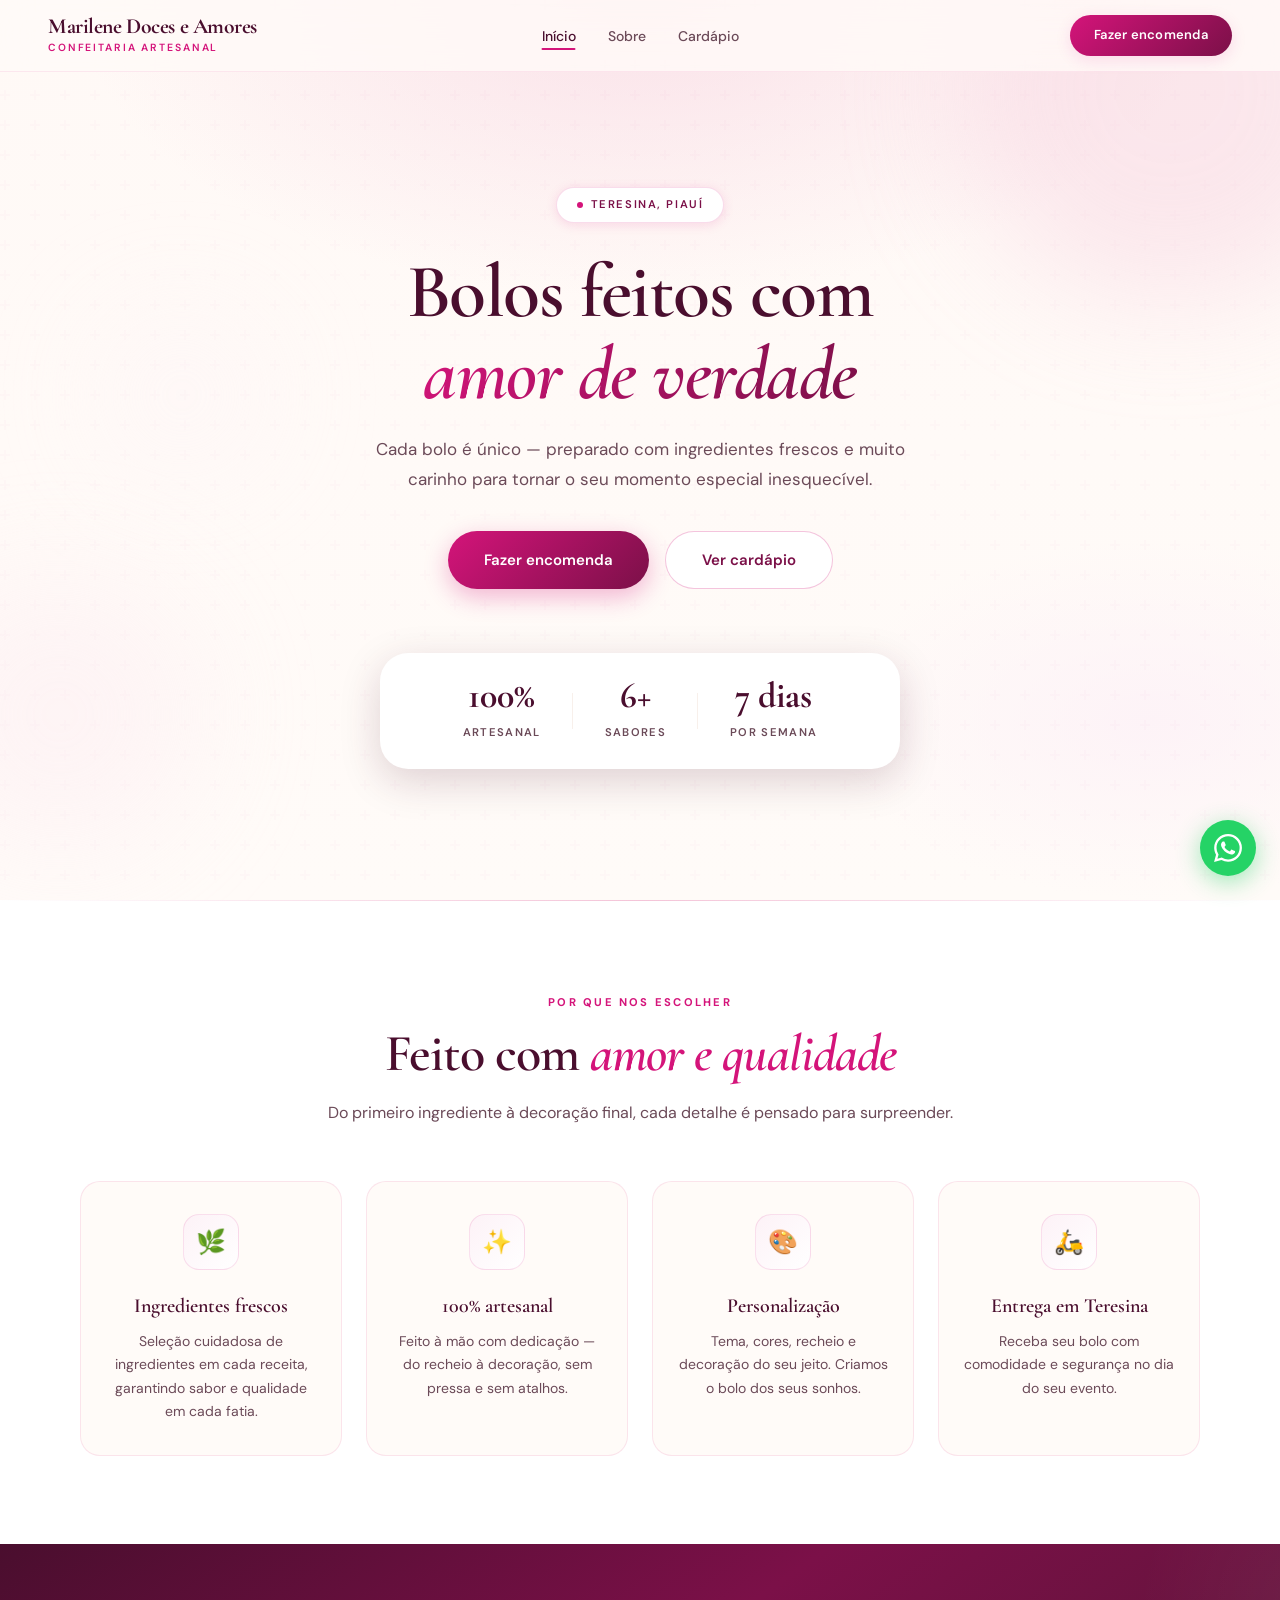
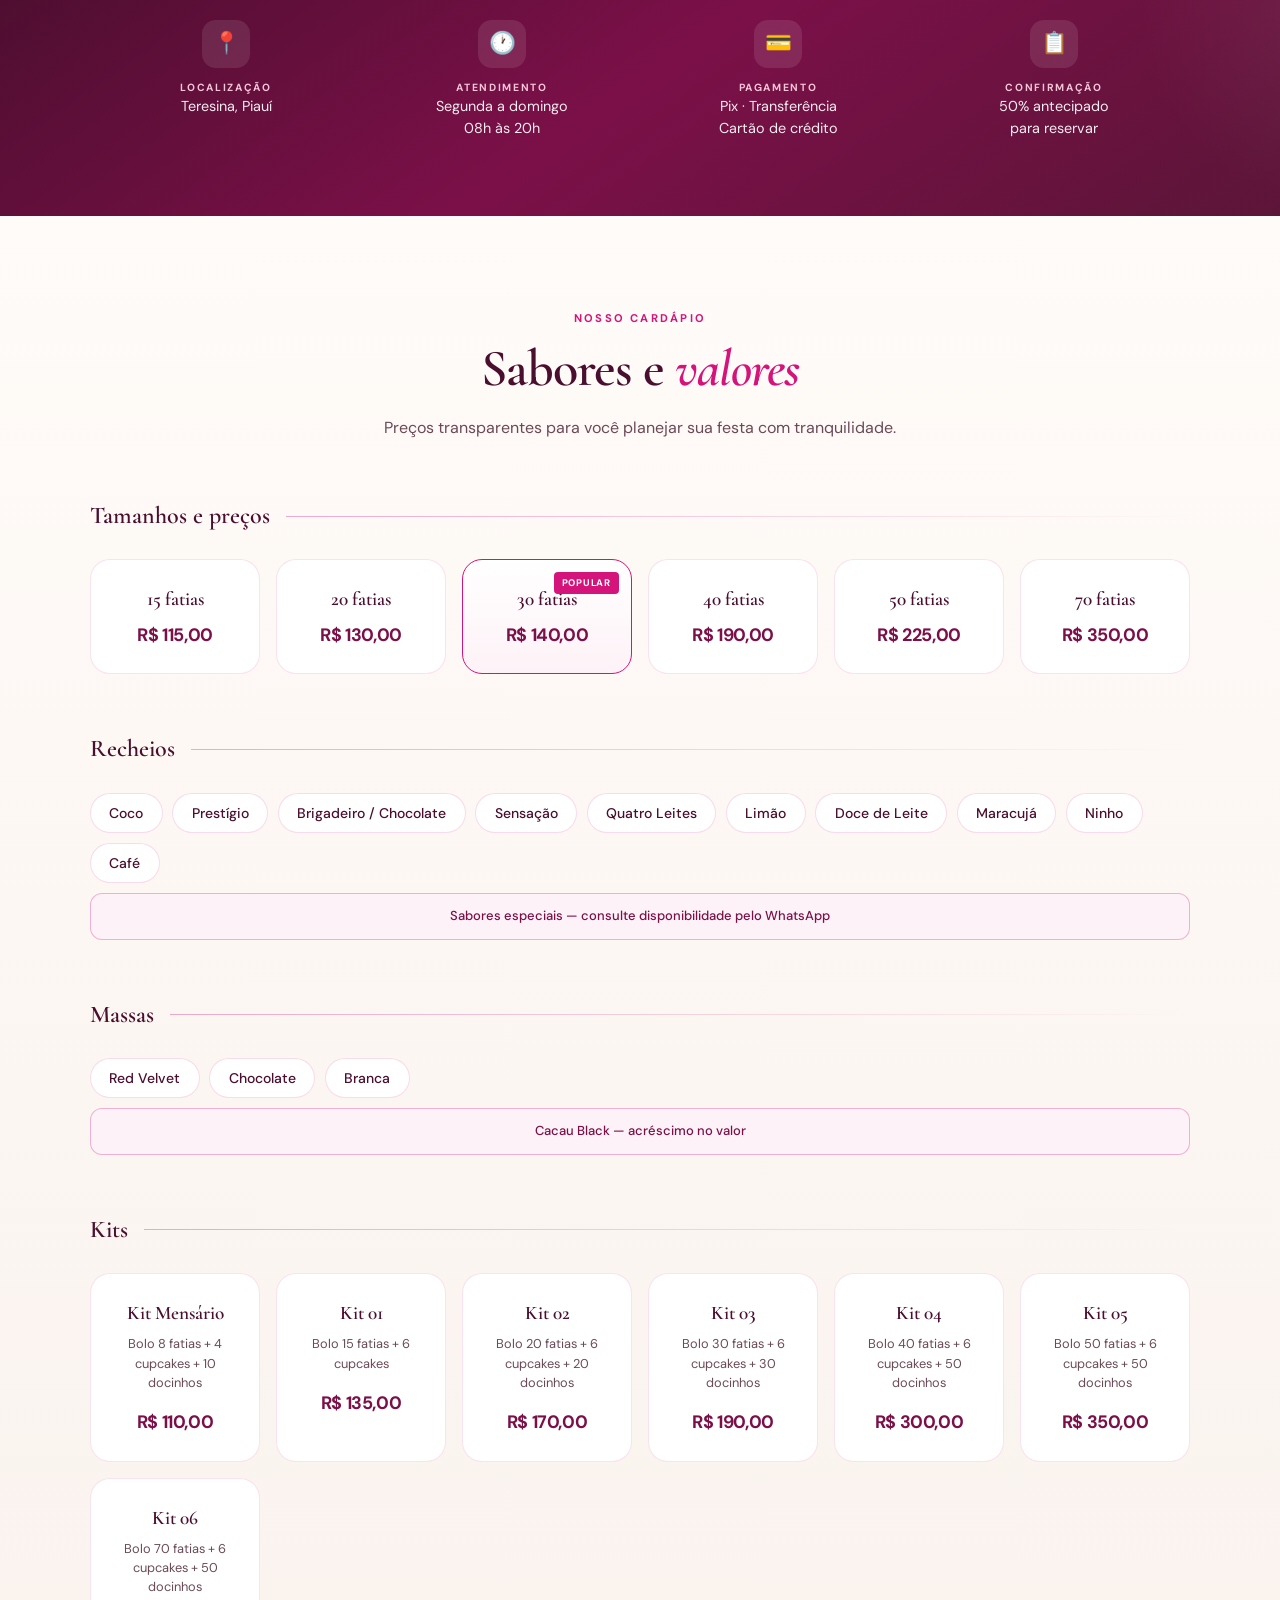
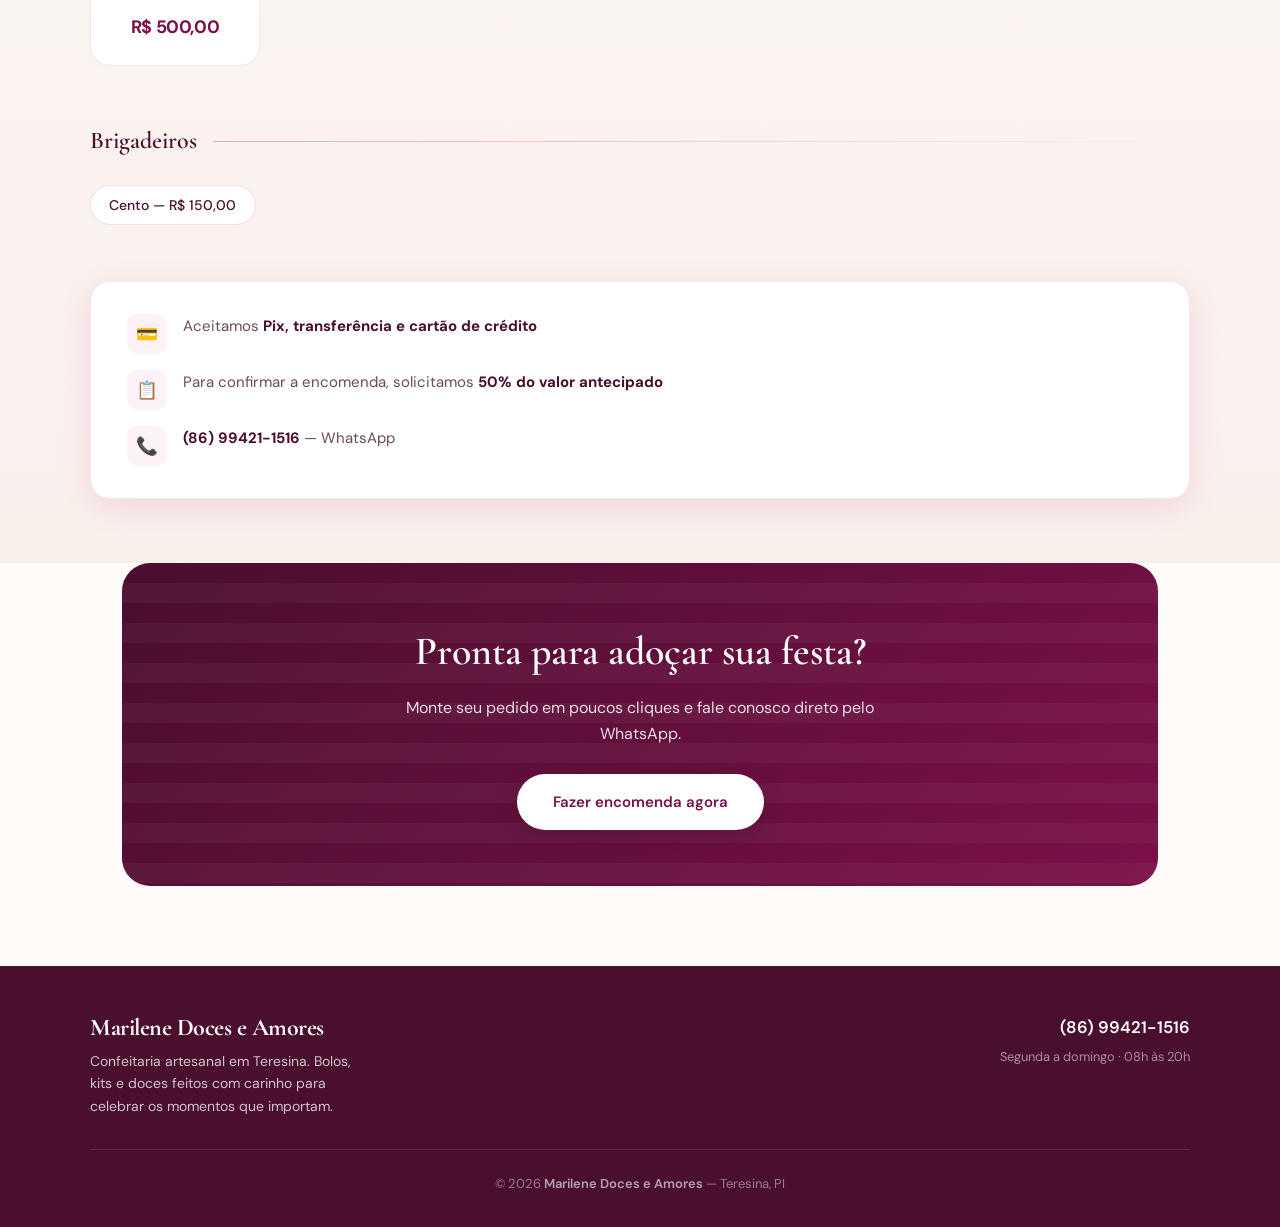
<file: index.html>
<!DOCTYPE html>
<html lang="pt-BR">
<head>
  <meta charset="UTF-8">
  <meta name="viewport" content="width=device-width, initial-scale=1.0">
  <meta name="description" content="Marilene Doces e Amores — bolos artesanais personalizados em Teresina, PI. Encomendas para festas, aniversários e eventos especiais.">
  <title>Marilene Doces e Amores — Confeitaria Artesanal</title>
  <link rel="preconnect" href="https://fonts.googleapis.com">
  <link rel="preconnect" href="https://fonts.gstatic.com" crossorigin>
  <link href="https://fonts.googleapis.com/css2?family=Cormorant+Garamond:ital,wght@0,500;0,600;0,700;1,500;1,600&family=DM+Sans:ital,opsz,wght@0,9..40,400;0,9..40,500;0,9..40,600;0,9..40,700;1,9..40,400&display=swap" rel="stylesheet">
  <link rel="stylesheet" href="css/style.css">
</head>
<body>

  <nav>
    <a href="index.html" class="logo">
      <span class="logo-nome">Marilene Doces e Amores</span>
      <span class="logo-tagline">Confeitaria artesanal</span>
    </a>
    <ul>
      <li><a href="#inicio" class="ativo">Início</a></li>
      <li><a href="#diferenciais">Sobre</a></li>
      <li><a href="#cardapio">Cardápio</a></li>
    </ul>
    <a href="encomenda.html" class="nav-btn">Fazer encomenda</a>
  </nav>

  <section id="inicio">
    <div class="hero-bg"></div>
    <div class="bolha bolha-1"></div>
    <div class="bolha bolha-2"></div>
    <div class="bolha bolha-3"></div>

    <div class="hero-content">
      <span class="hero-tag">Teresina, Piauí</span>
      <h1>Bolos feitos com<br><span>amor de verdade</span></h1>
      <p>Cada bolo é único — preparado com ingredientes frescos e muito carinho para tornar o seu momento especial inesquecível.</p>

      <div class="hero-btns">
        <a href="encomenda.html" class="btn-primario">Fazer encomenda</a>
        <a href="#cardapio" class="btn-secundario">Ver cardápio</a>
      </div>

      <div class="hero-stats">
        <div class="stat">
          <strong>100%</strong>
          <span>Artesanal</span>
        </div>
        <div class="stat">
          <strong>6+</strong>
          <span>Sabores</span>
        </div>
        <div class="stat">
          <strong>7 dias</strong>
          <span>Por semana</span>
        </div>
      </div>
    </div>
  </section>

  <section id="diferenciais">
    <div class="secao-topo revelar">
      <span class="secao-label">Por que nos escolher</span>
      <h2>Feito com <span>amor e qualidade</span></h2>
      <p class="secao-desc">Do primeiro ingrediente à decoração final, cada detalhe é pensado para surpreender.</p>
    </div>

    <div class="diferenciais-grid">
      <div class="diferencial-card revelar">
        <div class="diferencial-icone">🌿</div>
        <h3>Ingredientes frescos</h3>
        <p>Seleção cuidadosa de ingredientes em cada receita, garantindo sabor e qualidade em cada fatia.</p>
      </div>
      <div class="diferencial-card revelar">
        <div class="diferencial-icone">✨</div>
        <h3>100% artesanal</h3>
        <p>Feito à mão com dedicação — do recheio à decoração, sem pressa e sem atalhos.</p>
      </div>
      <div class="diferencial-card revelar">
        <div class="diferencial-icone">🎨</div>
        <h3>Personalização</h3>
        <p>Tema, cores, recheio e decoração do seu jeito. Criamos o bolo dos seus sonhos.</p>
      </div>
      <div class="diferencial-card revelar">
        <div class="diferencial-icone">🛵</div>
        <h3>Entrega em Teresina</h3>
        <p>Receba seu bolo com comodidade e segurança no dia do seu evento.</p>
      </div>
    </div>
  </section>

  <section id="info-loja">
    <div class="info-loja-container revelar">
      <div class="info-bloco">
        <div class="info-icone">📍</div>
        <div>
          <h4>Localização</h4>
          <p>Teresina, Piauí</p>
        </div>
      </div>
      <div class="info-bloco">
        <div class="info-icone">🕐</div>
        <div>
          <h4>Atendimento</h4>
          <p>Segunda a domingo</p>
          <p>08h às 20h</p>
        </div>
      </div>
      <div class="info-bloco">
        <div class="info-icone">💳</div>
        <div>
          <h4>Pagamento</h4>
          <p>Pix · Transferência</p>
          <p>Cartão de crédito</p>
        </div>
      </div>
      <div class="info-bloco">
        <div class="info-icone">📋</div>
        <div>
          <h4>Confirmação</h4>
          <p>50% antecipado</p>
          <p>para reservar</p>
        </div>
      </div>
    </div>
  </section>

  <section id="cardapio">
    <div class="secao-topo revelar">
      <span class="secao-label">Nosso cardápio</span>
      <h2>Sabores e <span>valores</span></h2>
      <p class="secao-desc">Preços transparentes para você planejar sua festa com tranquilidade.</p>
    </div>

    <div id="conteudo">

      <div class="secao-cardapio revelar">
        <h3 class="secao-titulo"><span class="secao-titulo-texto">Tamanhos e preços</span></h3>
        <div class="cards">
          <div class="card revelar">
            <h3>15 fatias</h3>
            <span class="preco">R$ 115,00</span>
          </div>
          <div class="card revelar">
            <h3>20 fatias</h3>
            <span class="preco">R$ 130,00</span>
          </div>
          <div class="card card-destaque revelar">
            <h3>30 fatias</h3>
            <span class="preco">R$ 140,00</span>
          </div>
          <div class="card revelar">
            <h3>40 fatias</h3>
            <span class="preco">R$ 190,00</span>
          </div>
          <div class="card revelar">
            <h3>50 fatias</h3>
            <span class="preco">R$ 225,00</span>
          </div>
          <div class="card revelar">
            <h3>70 fatias</h3>
            <span class="preco">R$ 350,00</span>
          </div>
        </div>
      </div>

      <div class="secao-cardapio revelar">
        <h3 class="secao-titulo"><span class="secao-titulo-texto">Recheios</span></h3>
        <div class="lista-grid">
          <span class="item-lista">Coco</span>
          <span class="item-lista">Prestígio</span>
          <span class="item-lista">Brigadeiro / Chocolate</span>
          <span class="item-lista">Sensação</span>
          <span class="item-lista">Quatro Leites</span>
          <span class="item-lista">Limão</span>
          <span class="item-lista">Doce de Leite</span>
          <span class="item-lista">Maracujá</span>
          <span class="item-lista">Ninho</span>
          <span class="item-lista">Café</span>
          <span class="item-lista destaque">Sabores especiais — consulte disponibilidade pelo WhatsApp</span>
        </div>
      </div>

      <div class="secao-cardapio revelar">
        <h3 class="secao-titulo"><span class="secao-titulo-texto">Massas</span></h3>
        <div class="lista-grid">
          <span class="item-lista">Red Velvet</span>
          <span class="item-lista">Chocolate</span>
          <span class="item-lista">Branca</span>
          <span class="item-lista destaque">Cacau Black — acréscimo no valor</span>
        </div>
      </div>

      <div class="secao-cardapio revelar">
        <h3 class="secao-titulo"><span class="secao-titulo-texto">Kits</span></h3>
        <div class="cards">
          <div class="card revelar">
            <h3>Kit Mensário</h3>
            <p>Bolo 8 fatias + 4 cupcakes + 10 docinhos</p>
            <span class="preco">R$ 110,00</span>
          </div>
          <div class="card revelar">
            <h3>Kit 01</h3>
            <p>Bolo 15 fatias + 6 cupcakes</p>
            <span class="preco">R$ 135,00</span>
          </div>
          <div class="card revelar">
            <h3>Kit 02</h3>
            <p>Bolo 20 fatias + 6 cupcakes + 20 docinhos</p>
            <span class="preco">R$ 170,00</span>
          </div>
          <div class="card revelar">
            <h3>Kit 03</h3>
            <p>Bolo 30 fatias + 6 cupcakes + 30 docinhos</p>
            <span class="preco">R$ 190,00</span>
          </div>
          <div class="card revelar">
            <h3>Kit 04</h3>
            <p>Bolo 40 fatias + 6 cupcakes + 50 docinhos</p>
            <span class="preco">R$ 300,00</span>
          </div>
          <div class="card revelar">
            <h3>Kit 05</h3>
            <p>Bolo 50 fatias + 6 cupcakes + 50 docinhos</p>
            <span class="preco">R$ 350,00</span>
          </div>
          <div class="card revelar">
            <h3>Kit 06</h3>
            <p>Bolo 70 fatias + 6 cupcakes + 50 docinhos</p>
            <span class="preco">R$ 500,00</span>
          </div>
        </div>
      </div>

      <div class="secao-cardapio revelar">
        <h3 class="secao-titulo"><span class="secao-titulo-texto">Brigadeiros</span></h3>
        <div class="lista-grid">
          <span class="item-lista">Cento — R$ 150,00</span>
        </div>
      </div>

      <div class="info-pagamento revelar">
        <div class="info-pagamento-item">
          <span class="info-pagamento-icone">💳</span>
          <p>Aceitamos <strong>Pix, transferência e cartão de crédito</strong></p>
        </div>
        <div class="info-pagamento-item">
          <span class="info-pagamento-icone">📋</span>
          <p>Para confirmar a encomenda, solicitamos <strong>50% do valor antecipado</strong></p>
        </div>
        <div class="info-pagamento-item">
          <span class="info-pagamento-icone">📞</span>
          <p><strong>(86) 99421-1516</strong> — WhatsApp</p>
        </div>
      </div>

    </div>
  </section>

  <div class="cta-banner revelar">
    <div class="cta-inner">
      <h3>Pronta para adoçar sua festa?</h3>
      <p>Monte seu pedido em poucos cliques e fale conosco direto pelo WhatsApp.</p>
      <a href="encomenda.html" class="btn-primario">Fazer encomenda agora</a>
    </div>
  </div>

  <footer>
    <div class="footer-inner">
      <div class="footer-brand">
        <div class="logo-nome">Marilene Doces e Amores</div>
        <p>Confeitaria artesanal em Teresina. Bolos, kits e doces feitos com carinho para celebrar os momentos que importam.</p>
      </div>
      <div class="footer-contato">
        <a href="https://wa.me/5586994211516" target="_blank" rel="noopener">(86) 99421-1516</a>
        <span>Segunda a domingo · 08h às 20h</span>
      </div>
    </div>
    <p class="footer-copy">© 2026 <strong>Marilene Doces e Amores</strong> — Teresina, PI</p>
  </footer>

  <a href="https://wa.me/5586994211516" class="wa-float" target="_blank" rel="noopener" aria-label="WhatsApp">
    <svg viewBox="0 0 24 24" xmlns="http://www.w3.org/2000/svg"><path d="M17.472 14.382c-.297-.149-1.758-.867-2.03-.967-.273-.099-.471-.148-.67.15-.197.297-.767.966-.94 1.164-.173.199-.347.223-.644.075-.297-.15-1.255-.463-2.39-1.475-.883-.788-1.48-1.761-1.653-2.059-.173-.297-.018-.458.13-.606.134-.133.298-.347.446-.52.149-.174.198-.298.298-.497.099-.198.05-.371-.025-.52-.075-.149-.669-1.612-.916-2.207-.242-.579-.487-.5-.669-.51-.173-.008-.371-.01-.57-.01-.198 0-.52.074-.792.372-.272.297-1.04 1.016-1.04 2.479 0 1.462 1.065 2.875 1.213 3.074.149.198 2.096 3.2 5.077 4.487.709.306 1.262.489 1.694.625.712.227 1.36.195 1.871.118.571-.085 1.758-.719 2.006-1.413.248-.694.248-1.289.173-1.413-.074-.124-.272-.198-.57-.347m-5.421 7.403h-.004a9.87 9.87 0 01-5.031-1.378l-.361-.214-3.741.982.998-3.648-.235-.374a9.86 9.86 0 01-1.51-5.26c.001-5.45 4.436-9.884 9.888-9.884 2.64 0 5.122 1.03 6.988 2.898a9.825 9.825 0 012.893 6.994c-.003 5.45-4.435 9.884-9.885 9.884m8.413-18.297A11.815 11.815 0 0012.05 0C5.495 0 .16 5.335.157 11.892c0 2.096.547 4.142 1.588 5.945L.057 24l6.305-1.654a11.882 11.882 0 005.683 1.448h.005c6.554 0 11.89-5.335 11.893-11.893a11.821 11.821 0 00-3.48-8.413z"/></svg>
  </a>

  <script src="js/script.js"></script>
</body>
</html>
</file>
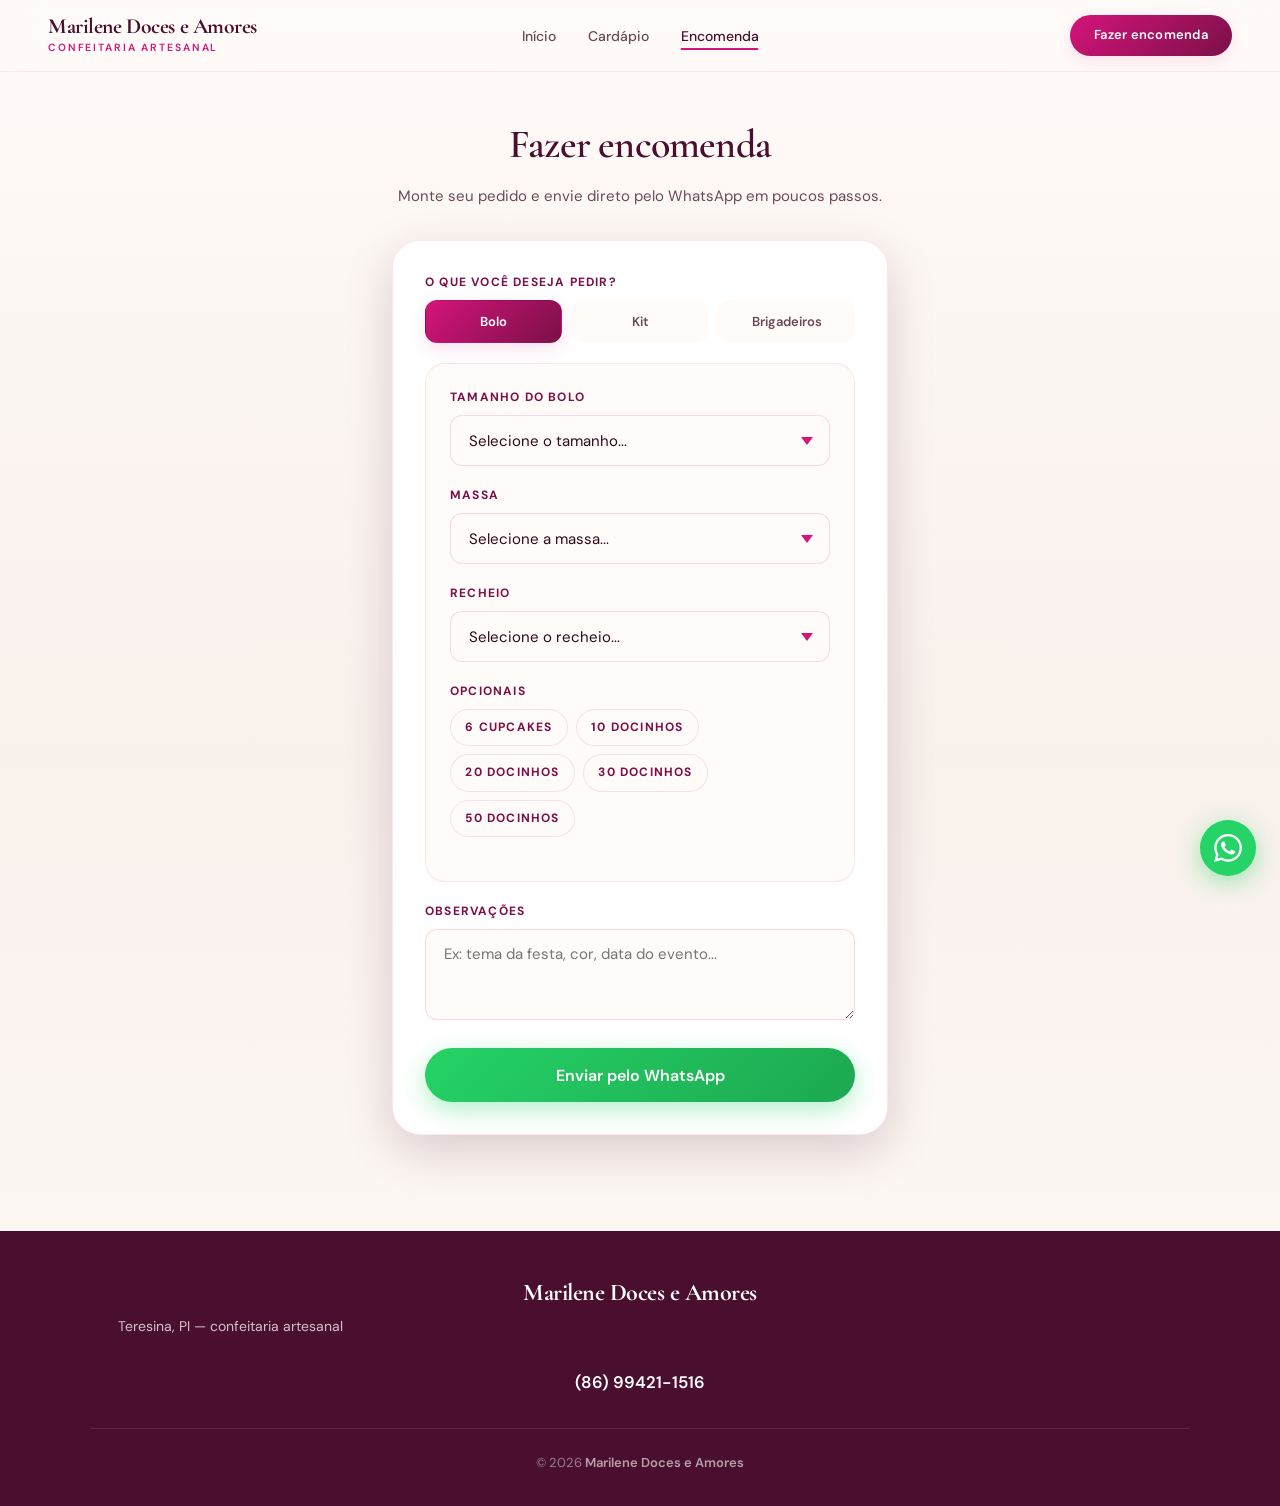
<file: encomenda.html>
<!DOCTYPE html>
<html lang="pt-BR">
<head>
  <meta charset="UTF-8">
  <meta name="viewport" content="width=device-width, initial-scale=1.0">
  <meta name="description" content="Faça sua encomenda de bolo, kit ou brigadeiros — Marilene Doces e Amores, Teresina PI.">
  <title>Fazer Encomenda — Marilene Doces e Amores</title>
  <link rel="preconnect" href="https://fonts.googleapis.com">
  <link rel="preconnect" href="https://fonts.gstatic.com" crossorigin>
  <link href="https://fonts.googleapis.com/css2?family=Cormorant+Garamond:ital,wght@0,500;0,600;0,700;1,500;1,600&family=DM+Sans:ital,opsz,wght@0,9..40,400;0,9..40,500;0,9..40,600;0,9..40,700;1,9..40,400&display=swap" rel="stylesheet">
  <link rel="stylesheet" href="css/style.css">
</head>
<body class="pagina-encomenda">

  <nav>
    <a href="index.html" class="logo">
      <span class="logo-nome">Marilene Doces e Amores</span>
      <span class="logo-tagline">Confeitaria artesanal</span>
    </a>
    <ul>
      <li><a href="index.html">Início</a></li>
      <li><a href="index.html#cardapio">Cardápio</a></li>
      <li><a href="encomenda.html" class="ativo">Encomenda</a></li>
    </ul>
    <a href="encomenda.html" class="nav-btn">Fazer encomenda</a>
  </nav>

  <section id="encomenda">
    <div class="encomenda-cabecalho">
      <h2>Fazer encomenda</h2>
      <p class="encomenda-subtitulo">Monte seu pedido e envie direto pelo WhatsApp em poucos passos.</p>
    </div>

    <div class="form-card">
      <form id="form-encomenda">

        <div class="form-grupo">
          <label>O que você deseja pedir?</label>
          <div class="opcoes-tipo">
            <button type="button" class="tipo-btn ativo" onclick="selecionarTipo('bolo', this)">Bolo</button>
            <button type="button" class="tipo-btn" onclick="selecionarTipo('kit', this)">Kit</button>
            <button type="button" class="tipo-btn" onclick="selecionarTipo('brigadeiro', this)">Brigadeiros</button>
          </div>
        </div>

        <div id="secao-bolo" class="secao-pedido">

          <div class="form-grupo">
            <label>Tamanho do bolo</label>
            <select id="tamanho">
              <option value="">Selecione o tamanho...</option>
              <option value="15 fatias — R$ 115,00">15 fatias — R$ 115,00</option>
              <option value="20 fatias — R$ 130,00">20 fatias — R$ 130,00</option>
              <option value="30 fatias — R$ 140,00">30 fatias — R$ 140,00</option>
              <option value="40 fatias — R$ 190,00">40 fatias — R$ 190,00</option>
              <option value="50 fatias — R$ 225,00">50 fatias — R$ 225,00</option>
              <option value="70 fatias — R$ 350,00">70 fatias — R$ 350,00</option>
            </select>
          </div>

          <div class="form-grupo">
            <label>Massa</label>
            <select id="massa">
              <option value="">Selecione a massa...</option>
              <option value="Red Velvet">Red Velvet</option>
              <option value="Chocolate">Chocolate</option>
              <option value="Branca">Branca</option>
              <option value="Cacau Black (acréscimo no valor)">Cacau Black (acréscimo no valor)</option>
            </select>
          </div>

          <div class="form-grupo">
            <label>Recheio</label>
            <select id="recheio">
              <option value="">Selecione o recheio...</option>
              <option value="Coco">Coco</option>
              <option value="Prestígio">Prestígio</option>
              <option value="Brigadeiro/Chocolate">Brigadeiro/Chocolate</option>
              <option value="Sensação">Sensação</option>
              <option value="Quatro Leites">Quatro Leites</option>
              <option value="Limão">Limão</option>
              <option value="Doce de Leite">Doce de Leite</option>
              <option value="Maracujá">Maracujá</option>
              <option value="Ninho">Ninho</option>
              <option value="Café">Café</option>
              <option value="Sabor Especial (verificar disponibilidade)">Sabor Especial</option>
            </select>
          </div>

          <div class="form-grupo">
            <label>Opcionais</label>
            <div class="opcionais-grid">
              <label class="opcional-item">
                <input type="checkbox" value="+ 6 Cupcakes"> 6 Cupcakes
              </label>
              <label class="opcional-item">
                <input type="checkbox" value="+ 10 Docinhos"> 10 Docinhos
              </label>
              <label class="opcional-item">
                <input type="checkbox" value="+ 20 Docinhos"> 20 Docinhos
              </label>
              <label class="opcional-item">
                <input type="checkbox" value="+ 30 Docinhos"> 30 Docinhos
              </label>
              <label class="opcional-item">
                <input type="checkbox" value="+ 50 Docinhos"> 50 Docinhos
              </label>
            </div>
          </div>

        </div>

        <div id="secao-kit" class="secao-pedido" style="display:none;">

          <div class="form-grupo">
            <label>Escolha o kit</label>
            <select id="kit">
              <option value="">Selecione o kit...</option>
              <option value="Kit Mensário — R$ 110,00 (Bolo 8 fatias + 4 Cupcakes + 10 Docinhos)">Kit Mensário — R$ 110,00</option>
              <option value="Kit 01 — R$ 135,00 (Bolo 15 fatias + 6 Cupcakes)">Kit 01 — R$ 135,00</option>
              <option value="Kit 02 — R$ 170,00 (Bolo 20 fatias + 6 Cupcakes + 20 Docinhos)">Kit 02 — R$ 170,00</option>
              <option value="Kit 03 — R$ 190,00 (Bolo 30 fatias + 6 Cupcakes + 30 Docinhos)">Kit 03 — R$ 190,00</option>
              <option value="Kit 04 — R$ 300,00 (Bolo 40 fatias + 6 Cupcakes + 50 Docinhos)">Kit 04 — R$ 300,00</option>
              <option value="Kit 05 — R$ 350,00 (Bolo 50 fatias + 6 Cupcakes + 50 Docinhos)">Kit 05 — R$ 350,00</option>
              <option value="Kit 06 — R$ 500,00 (Bolo 70 fatias + 6 Cupcakes + 50 Docinhos)">Kit 06 — R$ 500,00</option>
            </select>
          </div>

          <div class="form-grupo">
            <label>Massa</label>
            <select id="massa-kit">
              <option value="">Selecione a massa...</option>
              <option value="Red Velvet">Red Velvet</option>
              <option value="Chocolate">Chocolate</option>
              <option value="Branca">Branca</option>
              <option value="Cacau Black (acréscimo no valor)">Cacau Black (acréscimo no valor)</option>
            </select>
          </div>

          <div class="form-grupo">
            <label>Recheio</label>
            <select id="recheio-kit">
              <option value="">Selecione o recheio...</option>
              <option value="Coco">Coco</option>
              <option value="Prestígio">Prestígio</option>
              <option value="Brigadeiro/Chocolate">Brigadeiro/Chocolate</option>
              <option value="Sensação">Sensação</option>
              <option value="Quatro Leites">Quatro Leites</option>
              <option value="Limão">Limão</option>
              <option value="Doce de Leite">Doce de Leite</option>
              <option value="Maracujá">Maracujá</option>
              <option value="Ninho">Ninho</option>
              <option value="Café">Café</option>
              <option value="Sabor Especial (verificar disponibilidade)">Sabor Especial</option>
            </select>
          </div>

          <div class="form-grupo">
            <label>Sabor dos docinhos do kit</label>
            <div class="opcionais-grid">
              <label class="opcional-item">
                <input type="checkbox" value="Tradicional"> Tradicional
              </label>
              <label class="opcional-item">
                <input type="checkbox" value="Beijinho"> Beijinho
              </label>
              <label class="opcional-item">
                <input type="checkbox" value="Ninho"> Ninho
              </label>
            </div>
            <p class="form-hint">Você pode escolher mais de um sabor.</p>
          </div>

        </div>

        <div id="secao-brigadeiro" class="secao-pedido" style="display:none;">

          <div class="form-grupo">
            <label>Quantidade</label>
            <select id="brigadeiro">
              <option value="">Selecione a quantidade...</option>
              <option value="Cento de Brigadeiros — R$ 150,00">Cento (100 unidades) — R$ 150,00</option>
            </select>
          </div>

          <div class="form-grupo">
            <label>Sabores dos brigadeiros</label>
            <div class="opcionais-grid">
              <label class="opcional-item">
                <input type="checkbox" value="Tradicional"> Tradicional
              </label>
              <label class="opcional-item">
                <input type="checkbox" value="Beijinho"> Beijinho
              </label>
              <label class="opcional-item">
                <input type="checkbox" value="Ninho"> Ninho
              </label>
            </div>
            <p class="form-hint">Você pode escolher mais de um sabor.</p>
          </div>

        </div>

        <div class="form-grupo">
          <label>Observações</label>
          <textarea id="obs" placeholder="Ex: tema da festa, cor, data do evento..." rows="3"></textarea>
        </div>

        <button type="submit" class="btn-whatsapp">
          Enviar pelo WhatsApp
        </button>

      </form>
    </div>
  </section>

  <footer>
    <div class="footer-inner">
      <div class="footer-brand">
        <div class="logo-nome">Marilene Doces e Amores</div>
        <p>Teresina, PI — confeitaria artesanal</p>
      </div>
      <div class="footer-contato">
        <a href="https://wa.me/5586994211516" target="_blank" rel="noopener">(86) 99421-1516</a>
      </div>
    </div>
    <p class="footer-copy">© 2026 <strong>Marilene Doces e Amores</strong></p>
  </footer>

  <a href="https://wa.me/5586994211516" class="wa-float" target="_blank" rel="noopener" aria-label="WhatsApp">
    <svg viewBox="0 0 24 24" xmlns="http://www.w3.org/2000/svg"><path d="M17.472 14.382c-.297-.149-1.758-.867-2.03-.967-.273-.099-.471-.148-.67.15-.197.297-.767.966-.94 1.164-.173.199-.347.223-.644.075-.297-.15-1.255-.463-2.39-1.475-.883-.788-1.48-1.761-1.653-2.059-.173-.297-.018-.458.13-.606.134-.133.298-.347.446-.52.149-.174.198-.298.298-.497.099-.198.05-.371-.025-.52-.075-.149-.669-1.612-.916-2.207-.242-.579-.487-.5-.669-.51-.173-.008-.371-.01-.57-.01-.198 0-.52.074-.792.372-.272.297-1.04 1.016-1.04 2.479 0 1.462 1.065 2.875 1.213 3.074.149.198 2.096 3.2 5.077 4.487.709.306 1.262.489 1.694.625.712.227 1.36.195 1.871.118.571-.085 1.758-.719 2.006-1.413.248-.694.248-1.289.173-1.413-.074-.124-.272-.198-.57-.347m-5.421 7.403h-.004a9.87 9.87 0 01-5.031-1.378l-.361-.214-3.741.982.998-3.648-.235-.374a9.86 9.86 0 01-1.51-5.26c.001-5.45 4.436-9.884 9.888-9.884 2.64 0 5.122 1.03 6.988 2.898a9.825 9.825 0 012.893 6.994c-.003 5.45-4.435 9.884-9.885 9.884m8.413-18.297A11.815 11.815 0 0012.05 0C5.495 0 .16 5.335.157 11.892c0 2.096.547 4.142 1.588 5.945L.057 24l6.305-1.654a11.882 11.882 0 005.683 1.448h.005c6.554 0 11.89-5.335 11.893-11.893a11.821 11.821 0 00-3.48-8.413z"/></svg>
  </a>

  <script src="js/script.js"></script>
</body>
</html>
</file>
<file: css/style.css>
/* ================================
   RESET E BASE
================================ */
* {
  margin: 0;
  padding: 0;
  box-sizing: border-box;
}

:root {
  --rosa:        #d4147a;
  --rosa-medio:  #e91e8c;
  --rosa-claro:  #f4c4d8;
  --rosa-suave:  #fdf2f7;
  --rosa-escuro: #7b1048;
  --vinho:       #4a0e2e;
  --branco:      #ffffff;
  --creme:       #fffbf8;
  --creme-escuro:#f8f0eb;
  --texto:       #2d0a1c;
  --texto-suave: #6b4a58;
  --sombra:      rgba(212, 20, 122, 0.12);
  --sombra-forte:rgba(74, 14, 46, 0.18);
  --radius-sm:   12px;
  --radius-md:   20px;
  --radius-lg:   28px;
  --font-display:'Cormorant Garamond', Georgia, serif;
  --font-body:   'DM Sans', system-ui, sans-serif;
  --nav-height:  72px;
}

html {
  scroll-behavior: smooth;
  scroll-padding-top: var(--nav-height);
}

body {
  font-family: var(--font-body);
  background: var(--creme);
  color: var(--texto);
  overflow-x: hidden;
  line-height: 1.6;
  -webkit-font-smoothing: antialiased;
}

/* ================================
   NAV
================================ */
nav {
  position: fixed;
  top: 0; left: 0; right: 0;
  z-index: 1000;
  height: var(--nav-height);
  display: flex;
  justify-content: space-between;
  align-items: center;
  padding: 0 3rem;
  background: rgba(255, 251, 248, 0.82);
  backdrop-filter: blur(20px);
  -webkit-backdrop-filter: blur(20px);
  border-bottom: 1px solid rgba(212, 20, 122, 0.08);
  transition: box-shadow 0.35s ease, background 0.35s ease;
}

nav.scrolled {
  background: rgba(255, 255, 255, 0.95);
  box-shadow: 0 8px 32px var(--sombra);
}

.logo {
  display: flex;
  flex-direction: column;
  gap: 0.1rem;
  text-decoration: none;
  color: inherit;
}

.logo-nome {
  font-family: var(--font-display);
  font-size: 1.35rem;
  font-weight: 700;
  letter-spacing: -0.02em;
  color: var(--vinho);
  line-height: 1.15;
}

.logo-tagline {
  font-size: 0.65rem;
  font-weight: 600;
  letter-spacing: 0.18em;
  text-transform: uppercase;
  color: var(--rosa);
}

nav ul {
  list-style: none;
  display: flex;
  gap: 2rem;
  align-items: center;
  position: absolute;
  left: 50%;
  transform: translateX(-50%);
}

nav ul a {
  text-decoration: none;
  color: var(--texto-suave);
  font-size: 0.875rem;
  font-weight: 500;
  position: relative;
  transition: color 0.25s;
}

nav ul a::after {
  content: '';
  position: absolute;
  bottom: -5px; left: 0;
  width: 0; height: 2px;
  background: var(--rosa);
  border-radius: 2px;
  transition: width 0.3s ease;
}

nav ul a:hover,
nav ul a.ativo { color: var(--vinho); }

nav ul a:hover::after,
nav ul a.ativo::after { width: 100%; }

.nav-btn {
  background: linear-gradient(135deg, var(--rosa) 0%, var(--rosa-escuro) 100%);
  color: #fff;
  padding: 0.65rem 1.5rem;
  border-radius: 100px;
  font-size: 0.8125rem;
  font-weight: 600;
  text-decoration: none;
  transition: transform 0.25s ease, box-shadow 0.25s ease;
  box-shadow: 0 4px 16px var(--sombra);
  letter-spacing: 0.02em;
}

.nav-btn:hover {
  transform: translateY(-2px);
  box-shadow: 0 8px 24px rgba(212, 20, 122, 0.28);
}

/* ================================
   HERO
================================ */
#inicio {
  min-height: 100vh;
  display: flex;
  align-items: center;
  justify-content: center;
  text-align: center;
  padding: calc(var(--nav-height) + 3rem) 2rem 4rem;
  position: relative;
  overflow: hidden;
}

.hero-bg {
  position: absolute;
  inset: 0;
  background:
    radial-gradient(ellipse 80% 60% at 50% 0%, rgba(244, 196, 216, 0.45) 0%, transparent 55%),
    radial-gradient(ellipse 50% 40% at 90% 80%, rgba(253, 242, 247, 0.9) 0%, transparent 50%),
    linear-gradient(180deg, #fff9f6 0%, var(--creme) 100%);
  z-index: 0;
}

.hero-bg::after {
  content: '';
  position: absolute;
  inset: 0;
  background-image: url("data:image/svg+xml,%3Csvg width='60' height='60' viewBox='0 0 60 60' xmlns='http://www.w3.org/2000/svg'%3E%3Cg fill='none' fill-rule='evenodd'%3E%3Cg fill='%23d4147a' fill-opacity='0.03'%3E%3Cpath d='M36 34v-4h-2v4h-4v2h4v4h2v-4h4v-2h-4zm0-30V0h-2v4h-4v2h4v4h2V6h4V4h-4zM6 34v-4H4v4H0v2h4v4h2v-4h4v-2H6zM6 4V0H4v4H0v2h4v4h2V6h4V4H6z'/%3E%3C/g%3E%3C/g%3E%3C/svg%3E");
  opacity: 0.6;
  pointer-events: none;
}

.bolha {
  position: absolute;
  border-radius: 50%;
  filter: blur(60px);
  opacity: 0.35;
  animation: flutuar 8s ease-in-out infinite;
  pointer-events: none;
}

.bolha-1 {
  width: 420px; height: 420px;
  top: -120px; right: -100px;
  background: var(--rosa-claro);
  animation-delay: 0s;
}

.bolha-2 {
  width: 280px; height: 280px;
  bottom: 5%; left: -80px;
  background: #fce8f0;
  animation-delay: 2.5s;
}

.bolha-3 {
  width: 160px; height: 160px;
  top: 35%; left: 8%;
  background: var(--rosa-suave);
  animation-delay: 5s;
}

@keyframes flutuar {
  0%, 100% { transform: translateY(0) scale(1); }
  50%       { transform: translateY(-24px) scale(1.04); }
}

.hero-content {
  position: relative;
  z-index: 2;
  max-width: 720px;
}

.hero-tag {
  display: inline-flex;
  align-items: center;
  gap: 0.5rem;
  background: var(--branco);
  color: var(--rosa-escuro);
  font-size: 0.7rem;
  font-weight: 600;
  letter-spacing: 0.14em;
  text-transform: uppercase;
  padding: 0.5rem 1.25rem;
  border-radius: 100px;
  margin-bottom: 1.75rem;
  border: 1px solid rgba(212, 20, 122, 0.15);
  box-shadow: 0 2px 12px var(--sombra);
}

.hero-tag::before {
  content: '';
  width: 6px;
  height: 6px;
  background: var(--rosa);
  border-radius: 50%;
  animation: pulse 2s ease infinite;
}

@keyframes pulse {
  0%, 100% { opacity: 1; transform: scale(1); }
  50%       { opacity: 0.5; transform: scale(0.85); }
}

.hero-content h1 {
  font-family: var(--font-display);
  font-size: clamp(2.75rem, 7vw, 4.75rem);
  font-weight: 600;
  line-height: 1.08;
  color: var(--vinho);
  margin-bottom: 1.25rem;
  letter-spacing: -0.02em;
}

.hero-content h1 span {
  font-style: italic;
  background: linear-gradient(120deg, var(--rosa) 0%, var(--rosa-escuro) 100%);
  -webkit-background-clip: text;
  -webkit-text-fill-color: transparent;
  background-clip: text;
}

.hero-content > p {
  font-size: 1.0625rem;
  color: var(--texto-suave);
  margin-bottom: 2.25rem;
  line-height: 1.75;
  max-width: 540px;
  margin-left: auto;
  margin-right: auto;
}

.hero-btns {
  display: flex;
  gap: 1rem;
  justify-content: center;
  flex-wrap: wrap;
}

.btn-primario {
  background: linear-gradient(135deg, var(--rosa) 0%, var(--rosa-escuro) 100%);
  color: #fff;
  padding: 1rem 2.25rem;
  border-radius: 100px;
  font-size: 0.9375rem;
  font-weight: 600;
  text-decoration: none;
  transition: transform 0.25s ease, box-shadow 0.25s ease;
  box-shadow: 0 8px 24px rgba(212, 20, 122, 0.3);
  display: inline-flex;
  align-items: center;
  gap: 0.5rem;
}

.btn-primario:hover {
  transform: translateY(-3px);
  box-shadow: 0 14px 36px rgba(212, 20, 122, 0.35);
}

.btn-secundario {
  background: var(--branco);
  color: var(--rosa-escuro);
  padding: 1rem 2.25rem;
  border-radius: 100px;
  font-size: 0.9375rem;
  font-weight: 600;
  text-decoration: none;
  border: 1.5px solid rgba(212, 20, 122, 0.25);
  transition: all 0.25s ease;
  display: inline-block;
}

.btn-secundario:hover {
  background: var(--rosa-suave);
  border-color: var(--rosa);
  transform: translateY(-3px);
}

.hero-stats {
  display: flex;
  justify-content: center;
  gap: 0;
  margin-top: 4rem;
  flex-wrap: wrap;
  background: var(--branco);
  border-radius: var(--radius-lg);
  padding: 1.5rem 2rem;
  box-shadow: 0 12px 40px var(--sombra-forte);
  border: 1px solid rgba(255, 255, 255, 0.8);
  max-width: 520px;
  margin-left: auto;
  margin-right: auto;
}

.stat {
  text-align: center;
  padding: 0 2rem;
  position: relative;
}

.stat:not(:last-child)::after {
  content: '';
  position: absolute;
  right: 0;
  top: 50%;
  transform: translateY(-50%);
  width: 1px;
  height: 36px;
  background: var(--creme-escuro);
}

.stat strong {
  display: block;
  font-family: var(--font-display);
  font-size: 2.25rem;
  font-weight: 700;
  color: var(--vinho);
  line-height: 1;
  margin-bottom: 0.25rem;
}

.stat span {
  font-size: 0.7rem;
  color: var(--texto-suave);
  text-transform: uppercase;
  letter-spacing: 0.12em;
  font-weight: 600;
}

/* ================================
   SEÇÃO GERAL
================================ */
section { padding: 5.5rem 2rem; }

.secao-topo {
  text-align: center;
  margin-bottom: 3.5rem;
  max-width: 640px;
  margin-left: auto;
  margin-right: auto;
}

.secao-label {
  display: inline-block;
  color: var(--rosa);
  font-size: 0.7rem;
  font-weight: 700;
  letter-spacing: 0.2em;
  text-transform: uppercase;
  margin-bottom: 0.75rem;
}

.secao-topo h2 {
  font-family: var(--font-display);
  font-size: clamp(2rem, 4.5vw, 3.25rem);
  font-weight: 600;
  color: var(--vinho);
  line-height: 1.15;
  letter-spacing: -0.02em;
}

.secao-topo h2 span {
  font-style: italic;
  color: var(--rosa);
}

.secao-topo p.secao-desc {
  margin-top: 1rem;
  color: var(--texto-suave);
  font-size: 1rem;
}

/* ================================
   DIFERENCIAIS
================================ */
#diferenciais {
  background: var(--branco);
  position: relative;
}

#diferenciais::before {
  content: '';
  position: absolute;
  top: 0; left: 0; right: 0;
  height: 1px;
  background: linear-gradient(90deg, transparent, var(--rosa-claro), transparent);
}

.diferenciais-grid {
  display: grid;
  grid-template-columns: repeat(4, 1fr);
  gap: 1.5rem;
  max-width: 1120px;
  margin: 0 auto;
}

.diferencial-card {
  background: var(--creme);
  border: 1px solid rgba(212, 20, 122, 0.1);
  border-radius: var(--radius-md);
  padding: 2rem 1.5rem;
  text-align: center;
  transition: transform 0.35s ease, box-shadow 0.35s ease, border-color 0.35s ease;
}

.diferencial-card:hover {
  transform: translateY(-6px);
  box-shadow: 0 20px 48px var(--sombra-forte);
  border-color: rgba(212, 20, 122, 0.25);
  background: var(--branco);
}

.diferencial-icone {
  width: 56px;
  height: 56px;
  margin: 0 auto 1.25rem;
  display: flex;
  align-items: center;
  justify-content: center;
  font-size: 1.5rem;
  background: linear-gradient(135deg, var(--rosa-suave), var(--branco));
  border-radius: 16px;
  border: 1px solid rgba(212, 20, 122, 0.12);
  transition: transform 0.3s ease;
}

.diferencial-card:hover .diferencial-icone {
  transform: scale(1.08);
}

.diferencial-card h3 {
  font-family: var(--font-display);
  font-size: 1.25rem;
  font-weight: 600;
  color: var(--vinho);
  margin-bottom: 0.5rem;
}

.diferencial-card p {
  font-size: 0.875rem;
  color: var(--texto-suave);
  line-height: 1.65;
}

/* ================================
   INFO DA LOJA
================================ */
#info-loja {
  background: linear-gradient(145deg, var(--vinho) 0%, var(--rosa-escuro) 50%, #5c1538 100%);
  padding: 3.5rem 2rem;
  position: relative;
  overflow: hidden;
}

#info-loja::before {
  content: '';
  position: absolute;
  top: -50%;
  right: -20%;
  width: 400px;
  height: 400px;
  background: radial-gradient(circle, rgba(255,255,255,0.06) 0%, transparent 70%);
  pointer-events: none;
}

.info-loja-container {
  max-width: 1080px;
  margin: 0 auto;
  display: grid;
  grid-template-columns: repeat(4, 1fr);
  gap: 1.5rem;
  position: relative;
  z-index: 1;
}

.info-bloco {
  display: flex;
  flex-direction: column;
  align-items: center;
  text-align: center;
  gap: 0.75rem;
  padding: 1.25rem;
  border-radius: var(--radius-sm);
  transition: background 0.3s ease;
}

.info-bloco:hover {
  background: rgba(255, 255, 255, 0.06);
}

.info-icone {
  width: 48px;
  height: 48px;
  display: flex;
  align-items: center;
  justify-content: center;
  font-size: 1.35rem;
  background: rgba(255, 255, 255, 0.1);
  border-radius: 14px;
  flex-shrink: 0;
}

.info-bloco h4 {
  font-size: 0.65rem;
  text-transform: uppercase;
  letter-spacing: 0.16em;
  color: var(--rosa-claro);
  font-weight: 700;
}

.info-bloco p {
  font-size: 0.9rem;
  color: rgba(255, 255, 255, 0.92);
  line-height: 1.5;
}

.info-divisor { display: none; }

/* ================================
   CARDÁPIO
================================ */
#cardapio {
  padding: 5.5rem 2rem 4rem;
  background: linear-gradient(180deg, var(--creme) 0%, var(--creme-escuro) 100%);
}

#conteudo {
  max-width: 1100px;
  margin: 0 auto;
}

.secao-cardapio {
  margin-bottom: 3.5rem;
}

.secao-cardapio:last-of-type {
  margin-bottom: 0;
}

.secao-titulo {
  font-family: var(--font-display);
  font-size: 1.5rem;
  font-weight: 600;
  color: var(--vinho);
  margin-bottom: 1.5rem;
  display: flex;
  align-items: center;
  gap: 1rem;
}

.secao-titulo-texto {
  flex-shrink: 0;
}

.secao-titulo::after {
  content: '';
  flex: 1;
  height: 1px;
  background: linear-gradient(to right, rgba(212, 20, 122, 0.35), transparent);
}

.cards {
  display: grid;
  grid-template-columns: repeat(auto-fill, minmax(160px, 1fr));
  gap: 1rem;
}

.card {
  background: var(--branco);
  border: 1px solid rgba(212, 20, 122, 0.12);
  border-radius: var(--radius-md);
  padding: 1.5rem 1.25rem;
  text-align: center;
  transition: transform 0.3s ease, box-shadow 0.3s ease, border-color 0.3s ease;
  position: relative;
}

.card:hover {
  transform: translateY(-4px);
  box-shadow: 0 16px 40px var(--sombra-forte);
  border-color: rgba(212, 20, 122, 0.3);
}

.card-destaque {
  border-color: var(--rosa);
  background: linear-gradient(180deg, var(--branco) 0%, var(--rosa-suave) 100%);
}

.card-destaque::before {
  content: 'Popular';
  position: absolute;
  top: 12px;
  right: 12px;
  font-size: 0.6rem;
  font-weight: 700;
  text-transform: uppercase;
  letter-spacing: 0.08em;
  background: var(--rosa);
  color: #fff;
  padding: 0.2rem 0.5rem;
  border-radius: 4px;
}

.card h3 {
  font-family: var(--font-display);
  font-size: 1.2rem;
  font-weight: 600;
  color: var(--vinho);
  margin-bottom: 0.35rem;
}

.card p {
  font-size: 0.8rem;
  color: var(--texto-suave);
  margin-bottom: 1rem;
  line-height: 1.5;
}

.card .preco {
  font-size: 1.125rem;
  font-weight: 700;
  color: var(--rosa-escuro);
  letter-spacing: -0.02em;
}

.card span.preco {
  display: block;
}

.lista-grid {
  display: flex;
  flex-wrap: wrap;
  gap: 0.6rem;
}

.item-lista {
  background: var(--branco);
  border: 1px solid rgba(212, 20, 122, 0.15);
  color: var(--vinho);
  padding: 0.5rem 1.15rem;
  border-radius: 100px;
  font-size: 0.875rem;
  font-weight: 500;
  transition: all 0.25s ease;
}

.item-lista:hover {
  background: var(--vinho);
  color: #fff;
  border-color: var(--vinho);
  transform: translateY(-2px);
  box-shadow: 0 6px 16px var(--sombra-forte);
}

.item-lista.destaque {
  background: var(--rosa-suave);
  border-color: rgba(212, 20, 122, 0.3);
  color: var(--rosa-escuro);
  font-size: 0.8125rem;
  width: 100%;
  text-align: center;
  border-radius: var(--radius-sm);
  padding: 0.75rem 1.25rem;
}

.item-lista.destaque:hover {
  background: var(--rosa-suave);
  color: var(--rosa-escuro);
  transform: none;
  box-shadow: none;
  cursor: default;
}

.info-pagamento {
  background: var(--branco);
  border: 1px solid rgba(212, 20, 122, 0.12);
  border-radius: var(--radius-md);
  padding: 2rem 2.25rem;
  display: grid;
  gap: 1rem;
  box-shadow: 0 8px 32px var(--sombra);
  margin-top: 1rem;
}

.info-pagamento-item {
  display: flex;
  align-items: flex-start;
  gap: 1rem;
  font-size: 0.9375rem;
  color: var(--texto-suave);
}

.info-pagamento-item strong {
  color: var(--vinho);
}

.info-pagamento-icone {
  width: 40px;
  height: 40px;
  flex-shrink: 0;
  display: flex;
  align-items: center;
  justify-content: center;
  background: var(--rosa-suave);
  border-radius: 12px;
  font-size: 1.1rem;
}

/* ================================
   CTA
================================ */
.cta-banner {
  max-width: 1100px;
  margin: 0 auto 0;
  padding: 0 2rem 5rem;
}

.cta-inner {
  background: linear-gradient(135deg, var(--vinho) 0%, var(--rosa-escuro) 100%);
  border-radius: var(--radius-lg);
  padding: 3.5rem 2.5rem;
  text-align: center;
  position: relative;
  overflow: hidden;
}

.cta-inner::before {
  content: '';
  position: absolute;
  inset: 0;
  background: url("data:image/svg+xml,%3Csvg width='40' height='40' viewBox='0 0 40 40' xmlns='http://www.w3.org/2000/svg'%3E%3Cg fill='%23ffffff' fill-opacity='0.04'%3E%3Cpath d='M20 20h20v20H20V20zm-20 0h20v20H0V20z'/%3E%3C/g%3E%3C/svg%3E");
}

.cta-inner h3 {
  font-family: var(--font-display);
  font-size: clamp(1.75rem, 4vw, 2.5rem);
  color: #fff;
  margin-bottom: 0.75rem;
  position: relative;
  font-weight: 600;
}

.cta-inner p {
  color: rgba(255, 255, 255, 0.85);
  margin-bottom: 1.75rem;
  font-size: 1rem;
  position: relative;
  max-width: 480px;
  margin-left: auto;
  margin-right: auto;
}

.cta-inner .btn-primario {
  position: relative;
  background: #fff;
  color: var(--rosa-escuro);
  box-shadow: 0 8px 24px rgba(0, 0, 0, 0.15);
}

.cta-inner .btn-primario:hover {
  background: var(--rosa-suave);
  color: var(--vinho);
}

/* ================================
   WHATSAPP FLUTUANTE
================================ */
.wa-float {
  position: fixed;
  bottom: 1.5rem;
  right: 1.5rem;
  z-index: 900;
  width: 56px;
  height: 56px;
  background: #25d366;
  border-radius: 50%;
  display: flex;
  align-items: center;
  justify-content: center;
  box-shadow: 0 6px 24px rgba(37, 211, 102, 0.45);
  transition: transform 0.25s ease, box-shadow 0.25s ease;
  text-decoration: none;
}

.wa-float:hover {
  transform: scale(1.08);
  box-shadow: 0 10px 32px rgba(37, 211, 102, 0.5);
}

.wa-float svg {
  width: 28px;
  height: 28px;
  fill: #fff;
}

/* ================================
   RODAPÉ
================================ */
footer {
  background: var(--vinho);
  color: rgba(255, 255, 255, 0.75);
  padding: 3rem 2rem 2rem;
}

.footer-inner {
  max-width: 1100px;
  margin: 0 auto;
  display: grid;
  grid-template-columns: 1fr auto;
  gap: 2rem;
  align-items: start;
  padding-bottom: 2rem;
  border-bottom: 1px solid rgba(255, 255, 255, 0.1);
  margin-bottom: 1.5rem;
}

.footer-brand .logo-nome {
  color: #fff;
  font-size: 1.5rem;
  margin-bottom: 0.5rem;
}

.footer-brand p {
  font-size: 0.875rem;
  max-width: 280px;
  line-height: 1.6;
}

.footer-contato {
  text-align: right;
}

.footer-contato a {
  color: #fff;
  text-decoration: none;
  font-weight: 600;
  font-size: 1.05rem;
  display: inline-flex;
  align-items: center;
  gap: 0.5rem;
  transition: opacity 0.2s;
}

.footer-contato a:hover { opacity: 0.85; }

.footer-contato span {
  display: block;
  font-size: 0.8rem;
  margin-top: 0.35rem;
  opacity: 0.7;
}

.footer-copy {
  max-width: 1100px;
  margin: 0 auto;
  text-align: center;
  font-size: 0.8125rem;
  opacity: 0.6;
}

footer strong { color: #fff; font-weight: 600; }

/* ================================
   PÁGINA ENCOMENDA
================================ */
.pagina-encomenda {
  background: linear-gradient(180deg, var(--creme) 0%, var(--creme-escuro) 50%, var(--creme) 100%);
  min-height: 100vh;
}

#encomenda {
  padding: calc(var(--nav-height) + 2.5rem) 2rem 4rem;
  max-width: 560px;
  margin: 0 auto;
}

.encomenda-cabecalho {
  text-align: center;
  margin-bottom: 2rem;
}

#encomenda h2 {
  font-family: var(--font-display);
  font-size: 2.5rem;
  font-weight: 600;
  color: var(--vinho);
  margin-bottom: 0.5rem;
  letter-spacing: -0.02em;
}

.encomenda-subtitulo {
  color: var(--texto-suave);
  font-size: 0.9375rem;
}

.form-card {
  background: var(--branco);
  border: 1px solid rgba(212, 20, 122, 0.1);
  border-radius: var(--radius-lg);
  padding: 2rem;
  box-shadow: 0 16px 48px var(--sombra-forte);
}

.opcoes-tipo {
  display: grid;
  grid-template-columns: repeat(3, 1fr);
  gap: 0.6rem;
}

.tipo-btn {
  background: var(--creme);
  border: 1.5px solid transparent;
  color: var(--texto-suave);
  padding: 0.75rem 0.5rem;
  border-radius: var(--radius-sm);
  font-size: 0.8125rem;
  font-weight: 600;
  cursor: pointer;
  font-family: var(--font-body);
  transition: all 0.25s ease;
  text-align: center;
}

.tipo-btn.ativo {
  background: linear-gradient(135deg, var(--rosa), var(--rosa-escuro));
  color: #fff;
  border-color: transparent;
  box-shadow: 0 6px 18px var(--sombra);
}

.tipo-btn:hover:not(.ativo) {
  border-color: rgba(212, 20, 122, 0.25);
  color: var(--vinho);
}

.form-grupo {
  display: flex;
  flex-direction: column;
  gap: 0.5rem;
  margin-bottom: 1.25rem;
}

.form-grupo label {
  font-size: 0.75rem;
  font-weight: 700;
  color: var(--rosa-escuro);
  text-transform: uppercase;
  letter-spacing: 0.1em;
}

.form-hint {
  color: var(--texto-suave);
  font-size: 0.8rem;
  margin-top: 0.35rem;
}

.form-grupo select,
.form-grupo textarea {
  padding: 0.9rem 1.1rem;
  border: 1.5px solid rgba(212, 20, 122, 0.15);
  border-radius: var(--radius-sm);
  font-size: 0.9375rem;
  font-family: var(--font-body);
  background: var(--creme);
  color: var(--texto);
  outline: none;
  transition: border-color 0.2s, box-shadow 0.2s, background 0.2s;
  appearance: none;
  width: 100%;
}

.form-grupo select:focus,
.form-grupo textarea:focus {
  border-color: var(--rosa);
  background: var(--branco);
  box-shadow: 0 0 0 4px rgba(212, 20, 122, 0.08);
}

.form-grupo select {
  background-image: url("data:image/svg+xml,%3Csvg xmlns='http://www.w3.org/2000/svg' width='12' height='8' viewBox='0 0 12 8'%3E%3Cpath fill='%23d4147a' d='M6 8L0 0h12z'/%3E%3C/svg%3E");
  background-repeat: no-repeat;
  background-position: right 1rem center;
  padding-right: 2.5rem;
  cursor: pointer;
}

.opcionais-grid {
  display: flex;
  flex-wrap: wrap;
  gap: 0.5rem;
}

.opcional-item {
  display: flex;
  align-items: center;
  gap: 0.4rem;
  background: var(--creme);
  border: 1.5px solid rgba(212, 20, 122, 0.12);
  padding: 0.5rem 0.9rem;
  border-radius: 100px;
  cursor: pointer;
  font-size: 0.8125rem;
  color: var(--texto-suave);
  font-weight: 500;
  transition: all 0.25s ease;
  user-select: none;
}

.opcional-item:has(input:checked) {
  background: var(--vinho);
  color: #fff;
  border-color: var(--vinho);
}

.opcional-item input { display: none; }

.secao-pedido {
  background: var(--creme);
  border: 1px solid rgba(212, 20, 122, 0.1);
  border-radius: var(--radius-md);
  padding: 1.5rem;
  margin-bottom: 1.25rem;
  animation: fadeIn 0.35s ease;
}

.btn-whatsapp {
  background: linear-gradient(135deg, #25d366, #1da851);
  color: #fff;
  border: none;
  padding: 1.05rem 2rem;
  border-radius: 100px;
  font-size: 1rem;
  font-weight: 600;
  cursor: pointer;
  font-family: var(--font-body);
  width: 100%;
  transition: transform 0.25s ease, box-shadow 0.25s ease;
  box-shadow: 0 8px 24px rgba(37, 211, 102, 0.35);
  margin-top: 0.5rem;
}

.btn-whatsapp:hover {
  transform: translateY(-2px);
  box-shadow: 0 12px 32px rgba(37, 211, 102, 0.4);
}

.pagina-encomenda footer {
  margin-top: 2rem;
}

.pagina-encomenda .footer-inner {
  grid-template-columns: 1fr;
  text-align: center;
}

.pagina-encomenda .footer-contato {
  text-align: center;
}

/* ================================
   ANIMAÇÕES
================================ */
.revelar {
  opacity: 0;
  transform: translateY(24px);
  transition: opacity 0.65s cubic-bezier(0.22, 1, 0.36, 1),
              transform 0.65s cubic-bezier(0.22, 1, 0.36, 1);
}

.revelar.visivel {
  opacity: 1;
  transform: translateY(0);
}

.revelar:nth-child(2) { transition-delay: 0.08s; }
.revelar:nth-child(3) { transition-delay: 0.16s; }
.revelar:nth-child(4) { transition-delay: 0.24s; }

@keyframes fadeIn {
  from { opacity: 0; transform: translateY(8px); }
  to   { opacity: 1; transform: translateY(0); }
}

/* ================================
   RESPONSIVO
================================ */
@media (max-width: 900px) {
  .diferenciais-grid {
    grid-template-columns: repeat(2, 1fr);
  }

  .info-loja-container {
    grid-template-columns: repeat(2, 1fr);
  }
}

@media (max-width: 768px) {
  nav {
    padding: 0 1.25rem;
    height: 64px;
  }

  :root { --nav-height: 64px; }

  nav ul { display: none; }

  .logo-nome { font-size: 1.1rem; }

  .nav-btn {
    font-size: 0.75rem;
    padding: 0.55rem 1rem;
  }

  #inicio {
    padding-top: calc(var(--nav-height) + 2rem);
  }

  .hero-stats {
    flex-direction: column;
    gap: 1.25rem;
    padding: 1.25rem;
  }

  .stat { padding: 0; }

  .stat:not(:last-child)::after {
    display: none;
  }

  .footer-inner {
    grid-template-columns: 1fr;
    text-align: center;
  }

  .footer-contato { text-align: center; }

  .footer-brand p { margin: 0 auto; }

  .cards {
    grid-template-columns: repeat(2, 1fr);
  }

  .opcoes-tipo {
    grid-template-columns: 1fr;
  }

  #encomenda {
    padding-left: 1.25rem;
    padding-right: 1.25rem;
  }

  .form-card { padding: 1.5rem; }
}

@media (max-width: 480px) {
  .diferenciais-grid,
  .info-loja-container {
    grid-template-columns: 1fr;
  }

  .cards {
    grid-template-columns: 1fr;
  }
}
</file>
